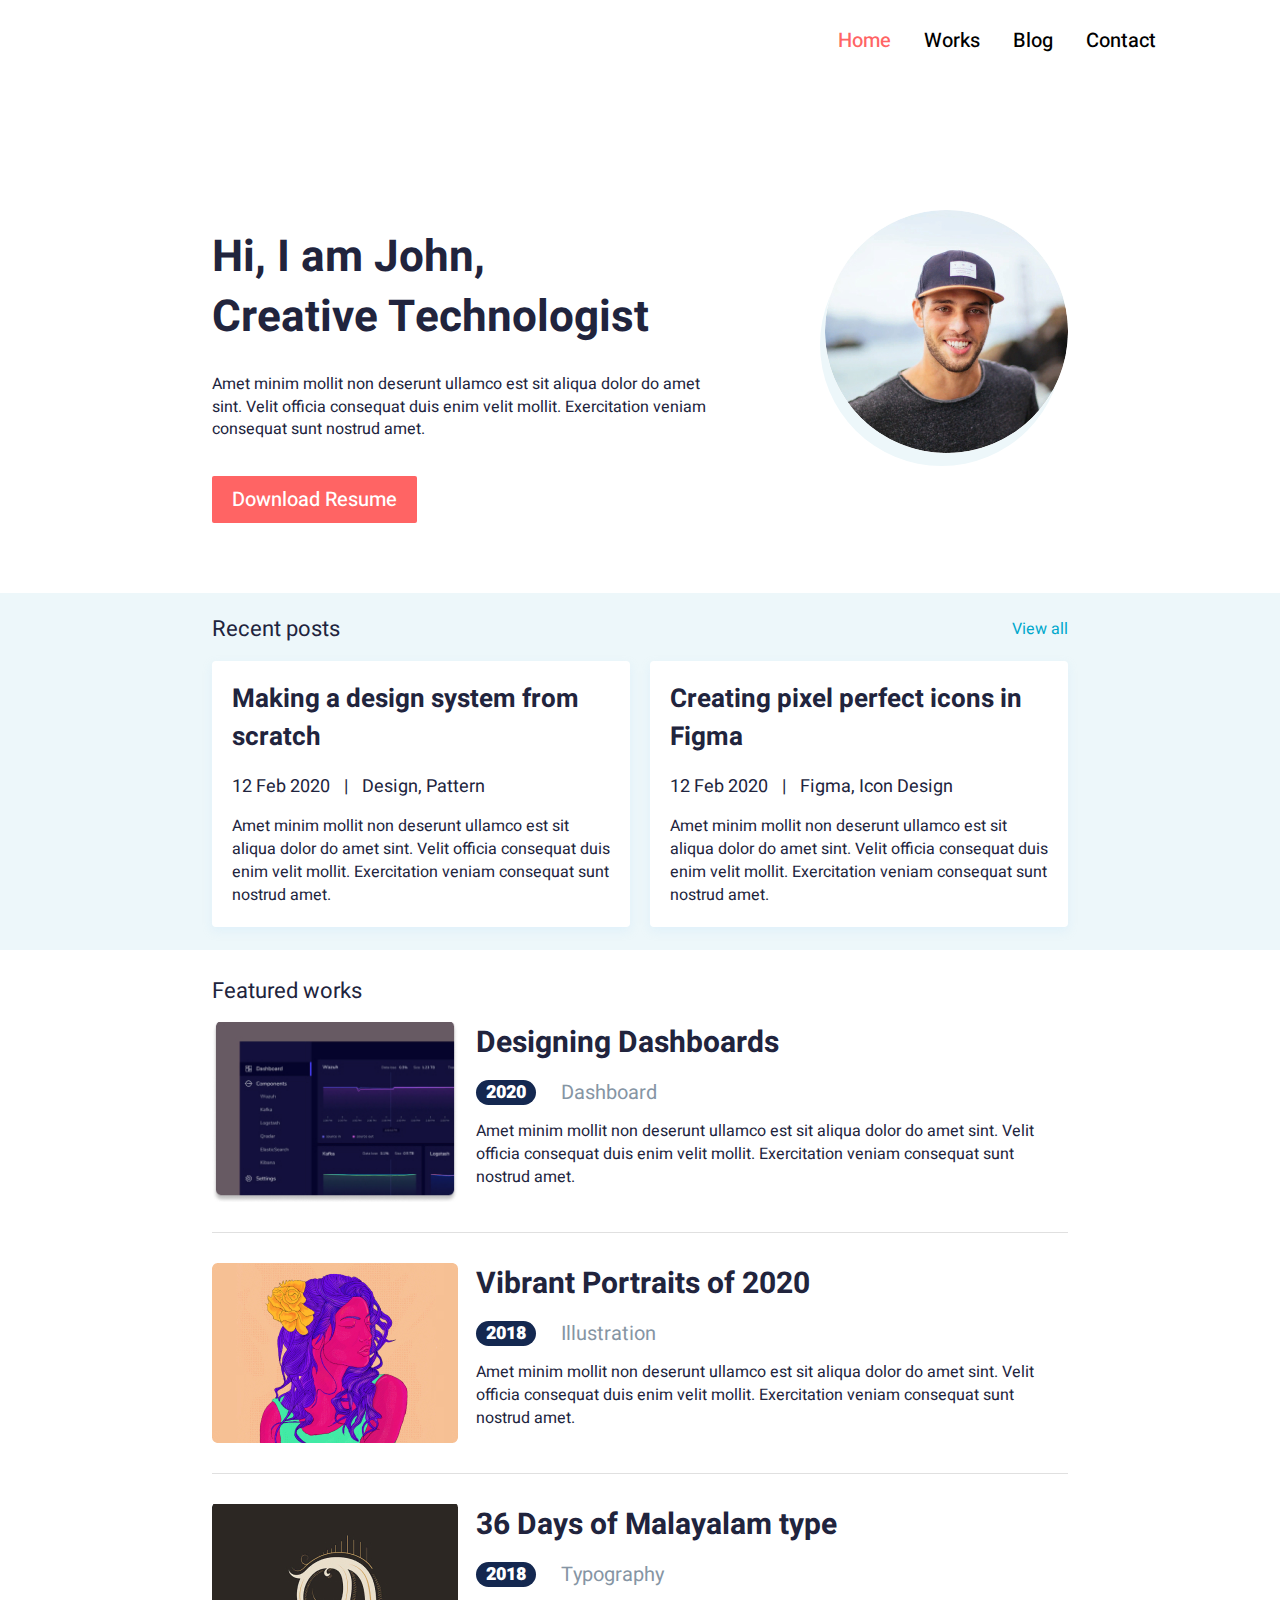
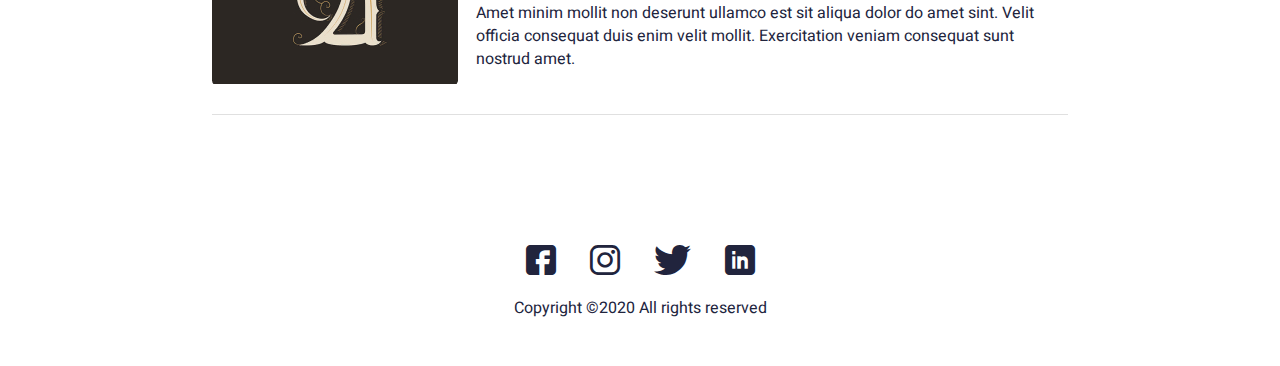
<file: index.html>
<!DOCTYPE html>
<html lang="eu">
<head>
	<title>John</title>
	<meta charset="UTF-8">
	<link rel="shortcut icon" href="favicon.ico">
	<meta name="format-detection" content="telephone=no">
	<link rel="stylesheet" href="css/style.min.css">
	<!-- <meta name="robots" content="noindex, nofollow"> -->
	<!-- <meta name="viewport" content="width=device-width, initial-scale=1.0, maximum-scale=1.0, user-scalable=0"> -->
	<meta name="viewport" content="width=device-width, initial-scale=1.0">
</head>

<body>
	<div class="wrapper">
		<header class="header">
	<div class="header__container">
		<div class="header__menu menu">
			<button type="button" class="menu__icon icon-menu">
				<span></span>
				<span></span>
				<span></span>
			</button>
			<nav class="menu__body">
				<ul class="menu__list">
					<li><a href="index.html" class="menu__link _active">Home</a>
					</li>
					<li><a href="works.html" class="menu__link ">Works</a></li>
					<li><a href="blog.html" class="menu__link ">Blog</a>
					</li>
					<li><a href="" class="menu__link">Contact</a></li>
				</ul>
			</nav>
		</div>
	</div>
</header>
		<main class="page">
			<div id="swup" class="transition-fade">
				<section class="hello">
					<div class="hello__container _container">
						<div class="hello__content">
							<h1 class="hello__title title">Hi, I am John,<br>
								Creative Technologist</h1>
							<div class="hello__text text">Amet minim mollit non deserunt ullamco est sit aliqua dolor do
								amet sint. Velit officia consequat duis enim velit mollit. Exercitation veniam consequat
								sunt nostrud amet.</div>
							<a href="" class="hello__btn btn">Download Resume</a>
						</div>
						<img class="hello__avatar" src="img/icons/John.jpg" alt="">
					</div>
				</section>
				<section class="recent-posts">
					<div class="recent-posts__container _container">
						<div class="recent-posts__header">
							<div class="recent-posts__title title-posts">Recent posts</div>
							<a href="" class="recent-posts__view-all">View all</a>
						</div>
						<div class="recent-posts__items">
							<div class="recent-posts__column">
								<article class="recent-posts__item recent-post">
									<a href="" class="recent-post__title">Making a design system from scratch</a>
									<div class="recent-post__info">12 Feb 2020 <span>|</span> Design, Pattern</div>
									<div class="recent-post__text text">Amet minim mollit non deserunt ullamco est sit
										aliqua dolor do amet sint. Velit officia consequat duis enim velit mollit.
										Exercitation veniam consequat sunt nostrud amet.</div>
								</article>
							</div>
							<div class="recent-posts__column">
								<article class="recent-posts__item recent-post">
									<a href="" class="recent-post__title">Creating pixel perfect icons in Figma</a>
									<div class="recent-post__info">12 Feb 2020 <span>|</span> Figma, Icon Design</div>
									<div class="recent-post__text text">Amet minim mollit non deserunt ullamco est sit
										aliqua dolor do amet sint. Velit officia consequat duis enim velit mollit.
										Exercitation veniam consequat sunt nostrud amet.</div>
								</article>
							</div>

						</div>
					</div>
				</section>
				<section class="featured-works">
					<div class="featured-works__container _container">
						<div class="featured-works__title title-posts">Featured works</div>
						<div class="featured-works__items works">
							<article class="works__item">
								<a href="" class="works__image _ibg">
									<img src="img/works/1.jpg" alt="">
								</a>
								<div class="works__body">
									<a href="" class="works__title">Designing Dashboards</a>
									<div class="works__info">
										<div class="works__year">2020</div>
										<div class="works__category">Dashboard</div>
									</div>
									<div class="works__text text">Amet minim mollit non deserunt ullamco est sit aliqua
										dolor do amet sint. Velit officia consequat duis enim velit mollit. Exercitation
										veniam consequat sunt nostrud amet.</div>
								</div>
							</article>
							<article class="works__item">
								<a href="" class="works__image _ibg">
									<img src="img/works/2.jpg" alt="">
								</a>
								<div class="works__body">
									<a href="" class="works__title">Vibrant Portraits of 2020</a>
									<div class="works__info">
										<div class="works__year">2018</div>
										<div class="works__category">Illustration</div>
									</div>
									<div class="works__text text">Amet minim mollit non deserunt ullamco est sit aliqua
										dolor do amet sint. Velit officia consequat duis enim velit mollit. Exercitation
										veniam consequat sunt nostrud amet.</div>
								</div>
							</article>
							<article class="works__item">
								<a href="" class="works__image _ibg">
									<img src="img/works/3.jpg" alt="">
								</a>
								<div class="works__body">
									<a href="" class="works__title">36 Days of Malayalam type</a>
									<div class="works__info">
										<div class="works__year">2018</div>
										<div class="works__category">Typography</div>
									</div>
									<div class="works__text text">Amet minim mollit non deserunt ullamco est sit aliqua
										dolor do amet sint. Velit officia consequat duis enim velit mollit. Exercitation
										veniam consequat sunt nostrud amet.</div>
								</div>
							</article>
						</div>
					</div>
				</section>
			</div>
		</main>
		<footer class="footer">
	<div class="footer__container _container">
		<div class="footer__social social">
			<div class="social__item _icon-fb "></div>
			<div class="social__item _icon-insta"></div>
			<div class="social__item _icon-twitter"></div>
			<div class="social__item _icon-linkedin"></div>
		</div>
		<div class="footer__copy">Copyright ©2020 All rights reserved </div>
	</div>
</footer>
	</div>
	<!-- Swiper -->
<!-- <script src="https://unpkg.com/swiper/swiper-bundle.min.js"></script> -->
<script src="js/vendors.min.js"></script>
<script src="js/app.min.js"></script>


</body>

</html>
</file>
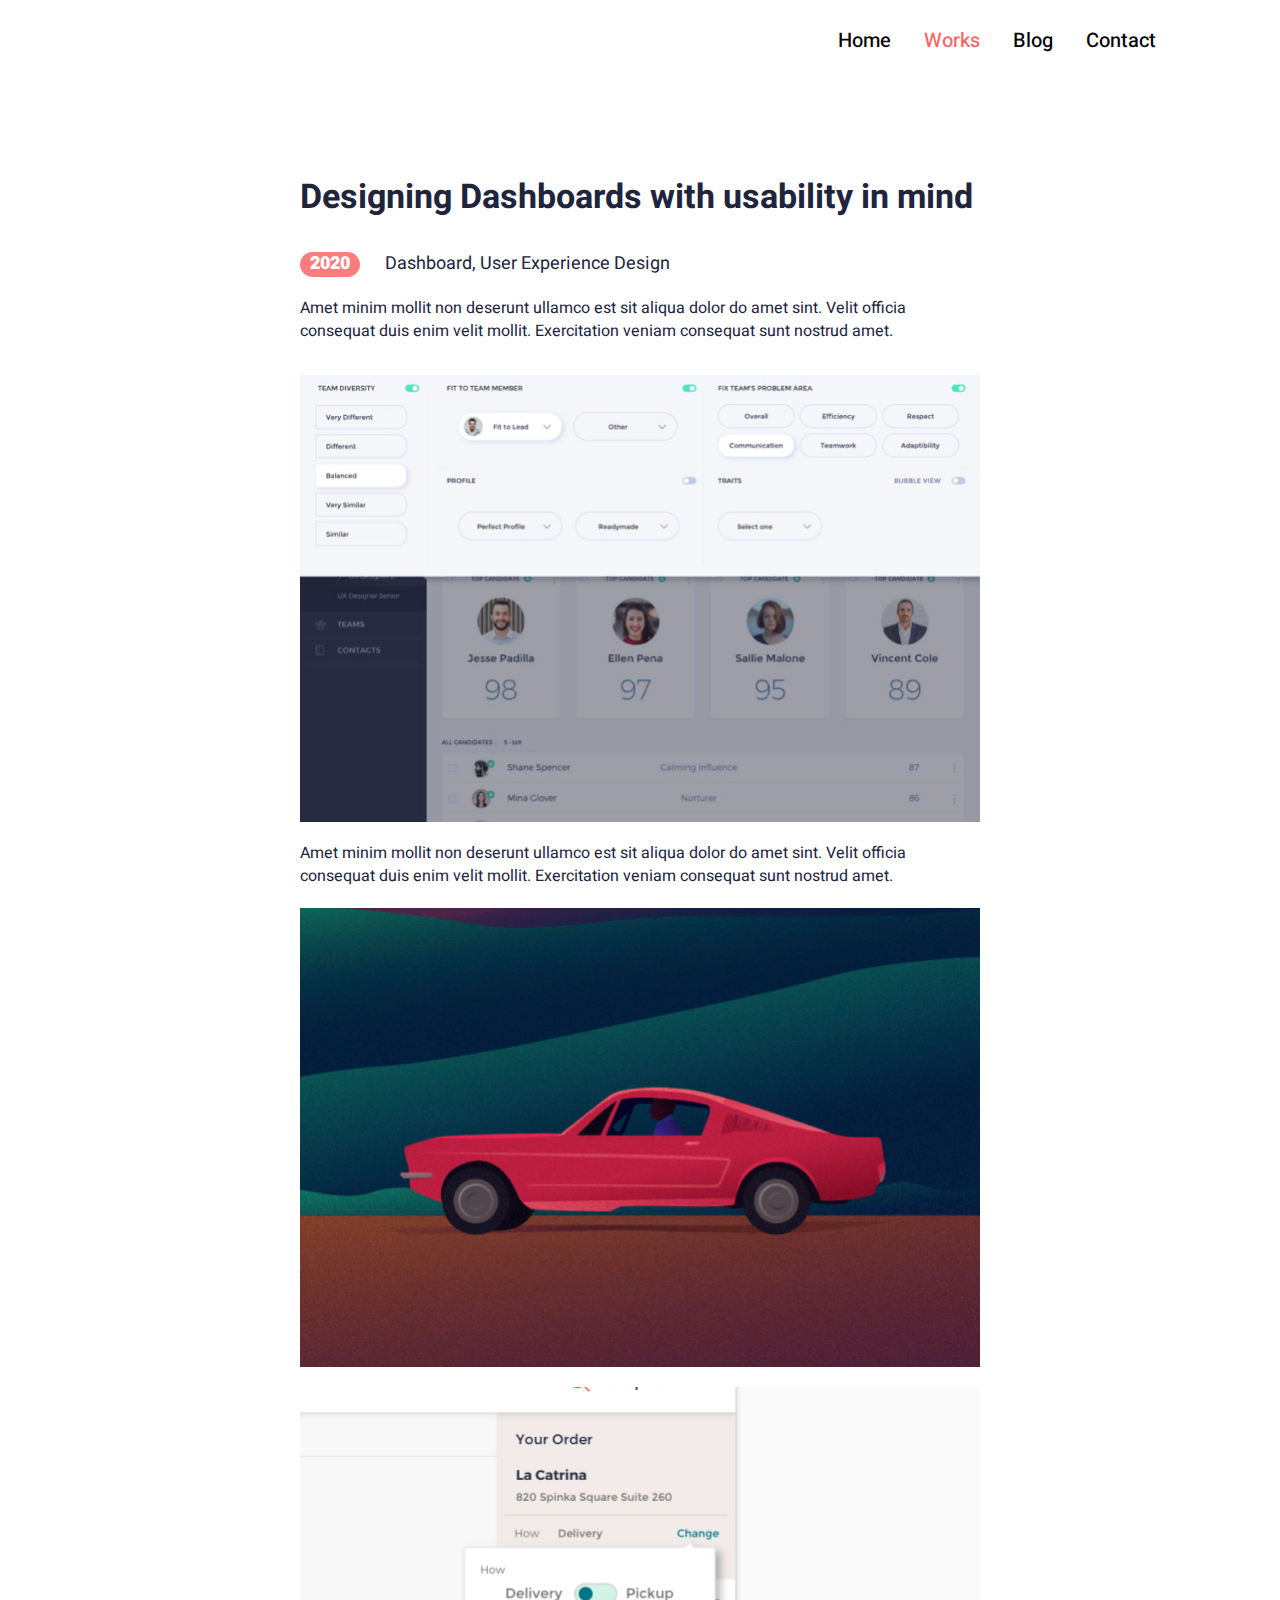
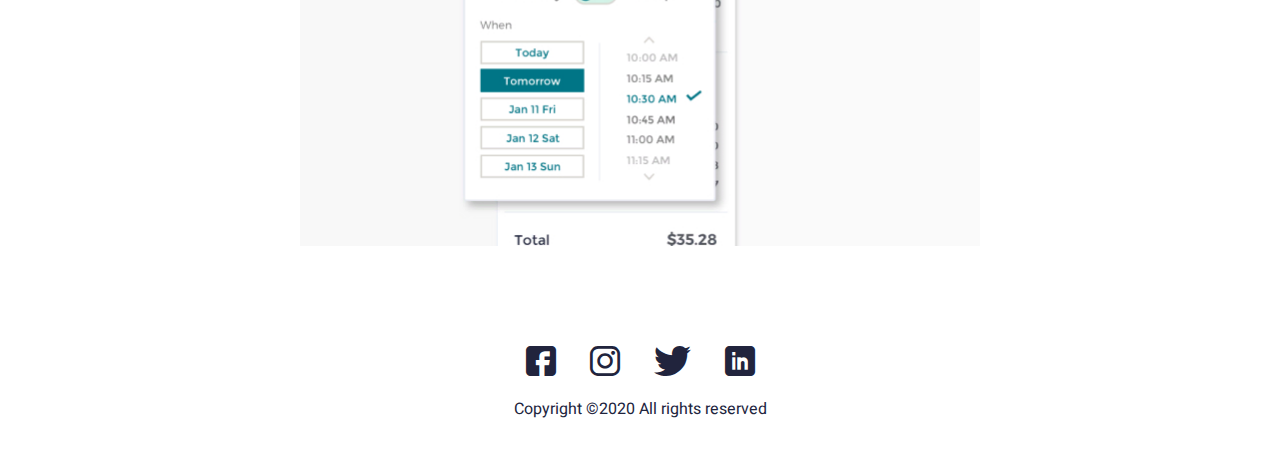
<file: article.html>
<!DOCTYPE html>
<html lang="eu">
<head>
	<title>Article</title>
	<meta charset="UTF-8">
	<link rel="shortcut icon" href="favicon.ico">
	<meta name="format-detection" content="telephone=no">
	<link rel="stylesheet" href="css/style.min.css">
	<!-- <meta name="robots" content="noindex, nofollow"> -->
	<!-- <meta name="viewport" content="width=device-width, initial-scale=1.0, maximum-scale=1.0, user-scalable=0"> -->
	<meta name="viewport" content="width=device-width, initial-scale=1.0">
</head>

<body>
    <div class="wrapper">
        <header class="header">
	<div class="header__container">
		<div class="header__menu menu">
			<button type="button" class="menu__icon icon-menu">
				<span></span>
				<span></span>
				<span></span>
			</button>
			<nav class="menu__body">
				<ul class="menu__list">
					<li><a href="index.html" class="menu__link ">Home</a>
					</li>
					<li><a href="works.html" class="menu__link _active">Works</a></li>
					<li><a href="blog.html" class="menu__link ">Blog</a>
					</li>
					<li><a href="" class="menu__link">Contact</a></li>
				</ul>
			</nav>
		</div>
	</div>
</header>
        <main class="page">
            <div id="swup" class="transition-fade">
                <div class="article">
                    <h1 class="article__title">Designing Dashboards with usability in mind</h1>
                    <div class="article__info">
                        <div class="article__year">2020</div>
                        <div class="article__category">Dashboard, User Experience Design</div>
                    </div>
                    <div class="article__text">
                        <p>
                            Amet minim mollit non deserunt ullamco est sit aliqua dolor do amet
                            sint. Velit officia consequat duis enim velit mollit. Exercitation veniam consequat sunt
                            nostrud
                            amet.
                        </p>
                        <img src="img/articals/1.jpg" alt="">
                        <p>
                            Amet minim mollit non deserunt ullamco est sit aliqua dolor do amet
                            sint. Velit officia consequat duis enim velit mollit. Exercitation veniam consequat sunt
                            nostrud
                            amet.
                        </p>
                        <img src="img/articals/2.jpg" alt="">
                        <img src="img/articals/3.jpg" alt="">
                    </div>
                </div>
            </div>
        </main>
        <footer class="footer">
	<div class="footer__container _container">
		<div class="footer__social social">
			<div class="social__item _icon-fb "></div>
			<div class="social__item _icon-insta"></div>
			<div class="social__item _icon-twitter"></div>
			<div class="social__item _icon-linkedin"></div>
		</div>
		<div class="footer__copy">Copyright ©2020 All rights reserved </div>
	</div>
</footer>
    </div>
    <!-- Swiper -->
<!-- <script src="https://unpkg.com/swiper/swiper-bundle.min.js"></script> -->
<script src="js/vendors.min.js"></script>
<script src="js/app.min.js"></script>
</body>

</html>
</file>
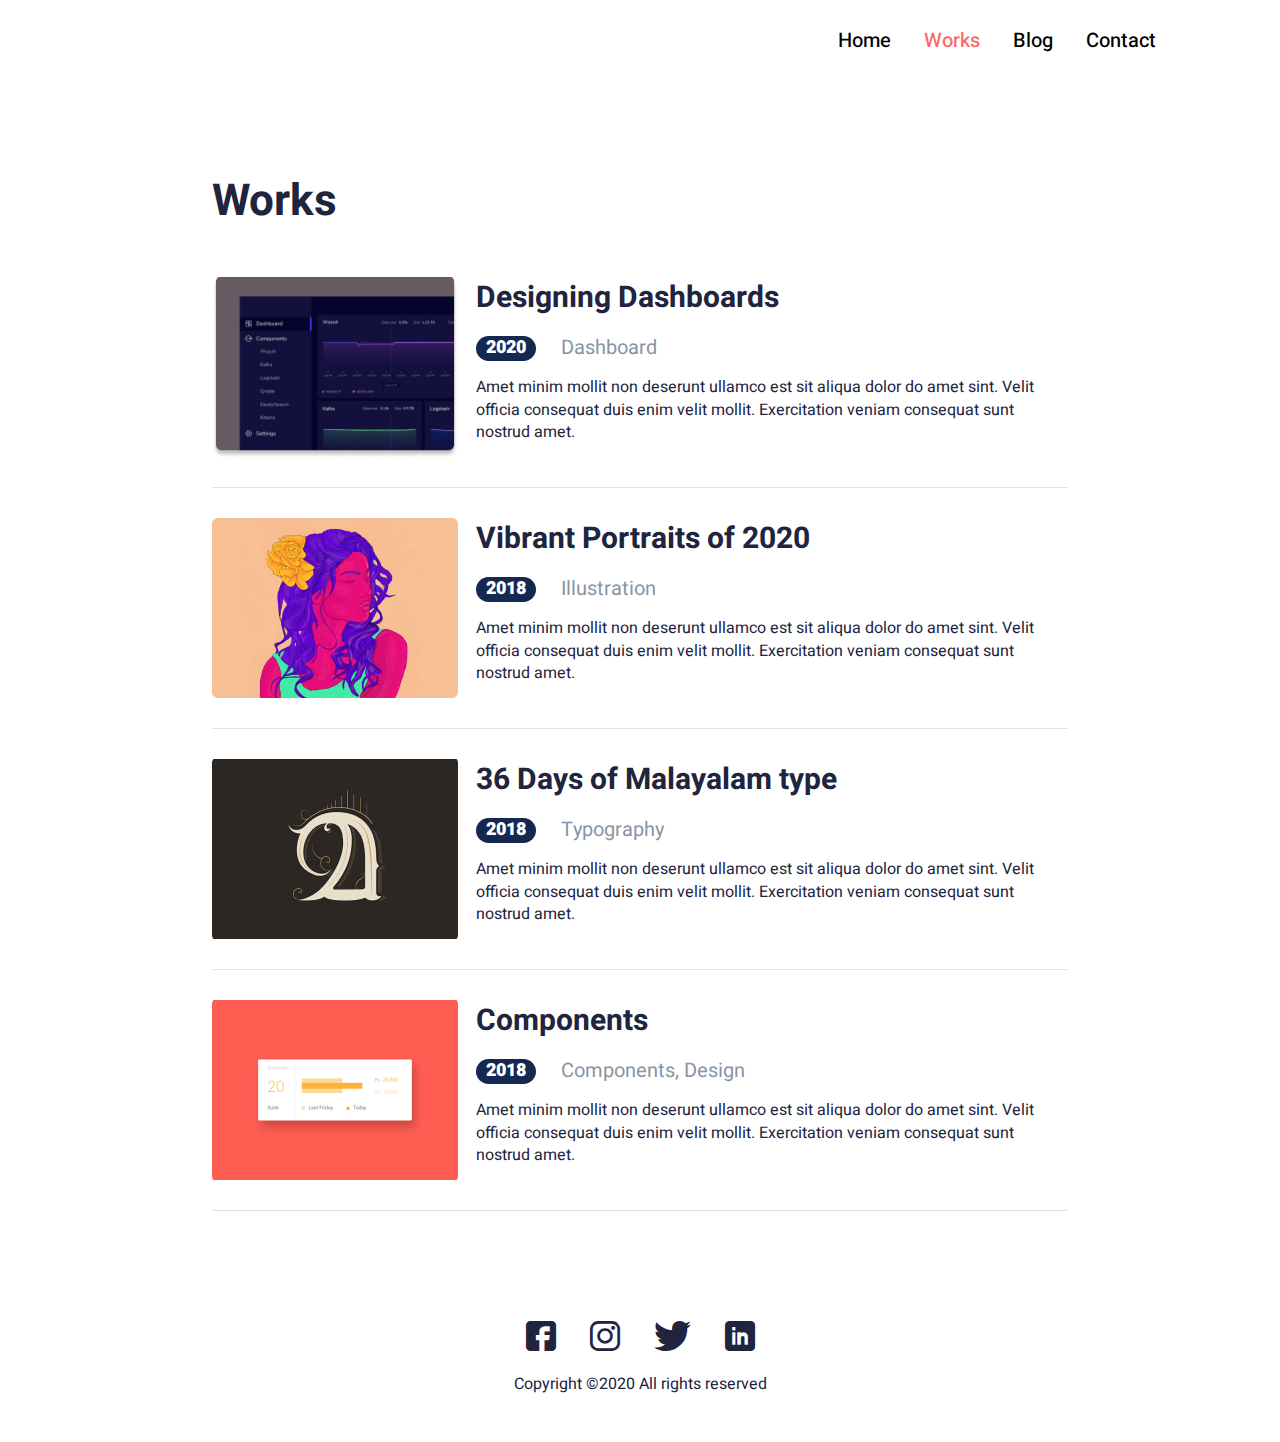
<file: works.html>
<!DOCTYPE html>
<html lang="eu">
<head>
	<title>Works</title>
	<meta charset="UTF-8">
	<link rel="shortcut icon" href="favicon.ico">
	<meta name="format-detection" content="telephone=no">
	<link rel="stylesheet" href="css/style.min.css">
	<!-- <meta name="robots" content="noindex, nofollow"> -->
	<!-- <meta name="viewport" content="width=device-width, initial-scale=1.0, maximum-scale=1.0, user-scalable=0"> -->
	<meta name="viewport" content="width=device-width, initial-scale=1.0">
</head>

<body>
    <div class="wrapper">
        <header class="header">
	<div class="header__container">
		<div class="header__menu menu">
			<button type="button" class="menu__icon icon-menu">
				<span></span>
				<span></span>
				<span></span>
			</button>
			<nav class="menu__body">
				<ul class="menu__list">
					<li><a href="index.html" class="menu__link ">Home</a>
					</li>
					<li><a href="works.html" class="menu__link _active">Works</a></li>
					<li><a href="blog.html" class="menu__link ">Blog</a>
					</li>
					<li><a href="" class="menu__link">Contact</a></li>
				</ul>
			</nav>
		</div>
	</div>
</header>
        <main class="page">
            <div id="swup" class="transition-fade">
                <div class="works page__container _container">
                    <h1 class="works__main-title title">Works</h1>
                    <div class="works__items">
                        <article class="works__item">
                            <a href="" class="works__image _ibg">
                                <img src="img/works/1.jpg" alt="">
                            </a>
                            <div class="works__body">
                                <a href="article.html" class="works__title">Designing Dashboards</a>
                                <div class="works__info">
                                    <div class="works__year">2020</div>
                                    <div class="works__category">Dashboard</div>
                                </div>
                                <div class="works__text text">Amet minim mollit non deserunt ullamco est sit aliqua
                                    dolor do amet sint. Velit officia consequat duis enim velit mollit. Exercitation
                                    veniam consequat sunt nostrud amet.</div>
                            </div>
                        </article>
                        <article class="works__item">
                            <a href="" class="works__image _ibg">
                                <img src="img/works/2.jpg" alt="">
                            </a>
                            <div class="works__body">
                                <a href="/article.html" class="works__title">Vibrant Portraits of 2020</a>
                                <div class="works__info">
                                    <div class="works__year">2018</div>
                                    <div class="works__category">Illustration</div>
                                </div>
                                <div class="works__text text">Amet minim mollit non deserunt ullamco est sit aliqua
                                    dolor do amet sint. Velit officia consequat duis enim velit mollit. Exercitation
                                    veniam consequat sunt nostrud amet.</div>
                            </div>
                        </article>
                        <article class="works__item">
                            <a href="" class="works__image _ibg">
                                <img src="img/works/3.jpg" alt="">
                            </a>
                            <div class="works__body">
                                <a href="/article.html" class="works__title">36 Days of Malayalam type</a>
                                <div class="works__info">
                                    <div class="works__year">2018</div>
                                    <div class="works__category">Typography</div>
                                </div>
                                <div class="works__text text">Amet minim mollit non deserunt ullamco est sit aliqua
                                    dolor do amet sint. Velit officia consequat duis enim velit mollit. Exercitation
                                    veniam consequat sunt nostrud amet.</div>
                            </div>
                        </article>
                        <article class="works__item">
                            <a href="" class="works__image _ibg">
                                <img src="img/works/4.jpg" alt="">
                            </a>
                            <div class="works__body">
                                <a href="/article.html" class="works__title">Components</a>
                                <div class="works__info">
                                    <div class="works__year">2018</div>
                                    <div class="works__category">Components, Design</div>
                                </div>
                                <div class="works__text text">Amet minim mollit non deserunt ullamco est sit aliqua
                                    dolor do amet sint. Velit officia consequat duis enim velit mollit. Exercitation
                                    veniam consequat sunt nostrud amet.</div>
                            </div>
                        </article>
                    </div>
                </div>
            </div>
        </main>
        <footer class="footer">
	<div class="footer__container _container">
		<div class="footer__social social">
			<div class="social__item _icon-fb "></div>
			<div class="social__item _icon-insta"></div>
			<div class="social__item _icon-twitter"></div>
			<div class="social__item _icon-linkedin"></div>
		</div>
		<div class="footer__copy">Copyright ©2020 All rights reserved </div>
	</div>
</footer>
    </div>
    <!-- Swiper -->
<!-- <script src="https://unpkg.com/swiper/swiper-bundle.min.js"></script> -->
<script src="js/vendors.min.js"></script>
<script src="js/app.min.js"></script>
</body>

</html>
</file>
<file: css/style.min.css>
@charset "UTF-8";
@import url("https://fonts.googleapis.com/css?family=Heebo:regular,500,700,900&display=swap");
@font-face {
  font-family: "Gilroy-Bold";
  font-display: swap;
  src: url("../fonts/Gilroy-Bold.woff2") format("woff2"), url("../fonts/Gilroy-Bold.woff") format("woff");
  font-weight: 400;
  font-style: normal;
}
@font-face {
  font-family: "Gilroy-Medium";
  font-display: swap;
  src: url("../fonts/Gilroy-Medium.woff2") format("woff2"), url("../fonts/Gilroy-Medium.woff") format("woff");
  font-weight: 400;
  font-style: normal;
}
@font-face {
  font-family: "Gilroy-SemiBold";
  font-display: swap;
  src: url("../fonts/Gilroy-SemiBold.woff2") format("woff2"), url("../fonts/Gilroy-SemiBold.woff") format("woff");
  font-weight: 400;
  font-style: normal;
}
@font-face {
  font-family: "Gilroy-Regular";
  font-display: swap;
  src: url("../fonts/Gilroy-Regular.woff2") format("woff2"), url("../fonts/Gilroy-Regular.woff") format("woff");
  font-weight: 400;
  font-style: normal;
}
@font-face {
  font-family: "icons";
  font-display: swap;
  src: url("../fonts/icons.woff") format("woff"), url("../fonts/icons.woff2#icons") format("woff2");
  font-weight: normal;
  font-style: normal;
  font-display: block;
}
[class^=_icon-]:before,
[class*=" _icon-"]:before {
  font-family: "icons";
  font-style: normal;
  font-weight: normal;
  font-variant: normal;
  text-transform: none;
  line-height: 1;
  -webkit-font-smoothing: antialiased;
  -moz-osx-font-smoothing: grayscale;
}

[class^=_icon-]:before,
[class*=" _icon-"]:before {
  display: block;
}

._icon-fb:before {
  content: "\e900";
}

._icon-twitter:before {
  content: "\e901";
}

._icon-insta:before {
  content: "\e902";
}

._icon-linkedin:before {
  content: "\e903";
}

* {
  padding: 0px;
  margin: 0px;
  border: 0px;
}

*,
*:before,
*:after {
  -moz-box-sizing: border-box;
  -webkit-box-sizing: border-box;
  box-sizing: border-box;
}

aside,
nav,
footer,
header,
section {
  display: block;
}

html {
  font-size: 16px;
}

html,
body {
  height: 100%;
  min-width: 320px;
}

body {
  line-height: 1;
  font-family: "Heebo";
  -ms-text-size-adjust: 100%;
  -moz-text-size-adjust: 100%;
  -webkit-text-size-adjust: 100%;
}

input,
button,
textarea {
  font-family: "Heebo";
  font-size: inherit;
}

input::-ms-clear {
  display: none;
}

button {
  cursor: pointer;
  background-color: inherit;
}

button::-moz-focus-inner {
  padding: 0;
  border: 0;
}

a,
a:visited {
  text-decoration: none;
}

a:hover {
  text-decoration: none;
}

ul li {
  list-style: none;
}

img {
  vertical-align: top;
}

h1,
h2,
h3,
h4,
h5,
h6 {
  font-weight: inherit;
  font-size: inherit;
}

/*
&::-webkit-scrollbar {
	display: none;
}
*/
body {
  color: #21243d;
}
body._lock {
  overflow: hidden;
}

.wrapper {
  width: 100%;
  min-height: 100%;
  overflow: hidden;
  display: flex;
  flex-direction: column;
}
._container {
  max-width: 856px;
  margin: 0 auto;
}
@media (max-width: 868px) {
  ._container {
    max-width: 750px;
  }
}
@media (max-width: 991.98px) {
  ._container {
    max-width: none;
    padding: 0 10px;
  }
}

.btn {
  border-radius: 2px;
  background-color: #ff6464;
  height: 47px;
  color: #fff;
  font-weight: 500;
  line-height: 145%;
  justify-content: center;
  align-items: center;
  font-size: 20px;
  text-align: center;
  display: inline-flex;
  padding: 0px 20px;
  transition: background-color 0.3s ease 0s;
}
@media (min-width: 992px) {
  .btn:hover {
    background-color: #bb4949;
  }
}
.btn._fw {
  width: 100%;
}

.select {
  position: relative;
}
.select__item {
  position: relative;
}
.select__title {
  color: #000;
  border: 1px solid #d9d9d9;
  background-color: #fff;
  cursor: pointer;
  border-radius: 4px;
}
@media (max-width: 991.98px) {
  .select__title {
    font-size: 18px;
  }
}
.select__value {
  display: flex;
  font-size: 14px;
  height: 30px;
  padding: 0px 15px;
  align-items: center;
  justify-content: space-between;
  flex-direction: row-reverse;
}
.select__value span {
  height: 1em;
  overflow: hidden;
  display: -webkit-box;
  -webkit-line-clamp: 1;
  -webkit-box-orient: vertical;
}
.select__value:before {
  content: "";
  display: inline-block;
  transition: all 0.3s ease 0s;
  width: 11px;
  height: 7px;
  background: url("../img/icons/select.svg") center/100% no-repeat;
}
.select__input {
  width: 100%;
  background-color: transparent;
  height: 100%;
}
.select__options {
  color: #000;
  position: absolute;
  top: 29px;
  border-radius: 0 0 4px 4px;
  min-width: 100%;
  left: 0;
  background-color: #fff;
  border-top: 0;
  border: 1px solid #d9d9d9;
  border-top: 0;
  font-size: 14px;
  padding: 10px 0px 5px 0px;
}
@media (max-width: 991.98px) {
  .select__options {
    font-size: 18px;
  }
}
.select__option {
  cursor: pointer;
  padding: 5px 15px;
  margin: 0px 0px 0px 0px;
}
@media (min-width: 992px) {
  .select__option:hover {
    background: #d9d9d9;
  }
}
.select._active {
  z-index: 5;
}
.select._active .select__value:before {
  transform: rotate(-180deg);
}
.select._active .select__options {
  display: block;
}

input[type=text],
input[type=email],
input[type=tel],
textarea {
  -webkit-appearance: none;
  -moz-appearance: none;
  appearance: none;
}
input[type=text]:focus,
input[type=email]:focus,
input[type=tel]:focus,
textarea:focus {
  outline: none;
}

.input {
  border-radius: 0 !important;
  width: 100%;
  display: block;
  padding: 0px 20px;
}
textarea.input {
  resize: none;
  padding: 0px 0px;
}

.checkbox {
  position: relative;
}
.checkbox__input {
  position: absolute;
  width: 0;
  height: 0;
  opacity: 0;
  visibility: hidden;
}
.checkbox__input:checked + .checkbox__text:before {
  background: #fff url("../img/icons/check.svg") center no-repeat;
}
.checkbox__text {
  display: inline-flex;
  align-items: center;
  position: relative;
  font-size: 16px;
  color: #ffffff;
  letter-spacing: -0.3px;
  line-height: 1.25;
  cursor: pointer;
}
.checkbox__text:before {
  content: "";
  align-self: flex-start;
  margin: 0px 14px 0px 0px;
  flex: 0 0 20px;
  left: 0;
  top: 0;
  width: 20px;
  height: 18px;
  background: #fff;
  border: 1px solid #a7a9ac;
}
.checkbox a {
  color: #fff;
  text-decoration: underline;
}
@media (min-width: 992px) {
  .checkbox a:hover {
    text-decoration: none;
  }
}
.checkbox._error .checkbox__text:before {
  border: 1px solid #ee1212;
}

.options {
  display: flex;
  flex-direction: column;
  align-items: flex-start;
}
.options__item {
  position: relative;
  cursor: pointer;
}
.options__input {
  position: absolute;
  width: 0;
  height: 0;
  opacity: 0;
  left: 0;
  top: 0;
  visibility: hidden;
}
.options__input:checked + .options__text:after {
  transform: scale(1);
}
.options__text {
  display: inline-flex;
  align-items: center;
  position: relative;
  font-size: 16px;
  color: #ffffff;
  letter-spacing: -0.3px;
  line-height: 1.25;
}
.options__text:before {
  content: "";
  align-self: flex-start;
  margin: 0px 14px 0px 0px;
  flex: 0 0 20px;
  left: 0;
  top: 0;
  border-radius: 50%;
  width: 20px;
  height: 18px;
  background: #fff;
  border: 1px solid #a7a9ac;
}
.options__text:after {
  content: "";
  transition: all 0.3s ease 0s;
  transform: scale(0);
  width: 10px;
  height: 10px;
  border-radius: 50%;
  background-color: #77243a;
  position: absolute;
  left: 5px;
  top: 4px;
}

.rating {
  display: flex;
  align-items: flex-end;
  font-size: 40px;
  line-height: 0.75;
  transition: opacity 0.3s ease 0s;
}

.rating.rating_sending {
  opacity: 0.2;
}

.rating.rating_set .rating__active,
.rating.rating_set .rating__item {
  cursor: pointer;
}

.rating__body {
  position: relative;
}

.rating__body::before {
  content: "★★★★★";
  display: block;
}

.rating__active {
  position: absolute;
  width: 0%;
  height: 100%;
  top: 0;
  left: 0;
  overflow: hidden;
}

.rating__active::before {
  content: "★★★★★";
  position: absolute;
  width: 100%;
  height: 100%;
  top: 0;
  left: 0;
  color: #ffd300;
}

.rating__items {
  display: flex;
  position: absolute;
  width: 100%;
  height: 100%;
  top: 0;
  left: 0;
}

.rating__item {
  flex: 0 0 20%;
  height: 100%;
  opacity: 0;
}

.rating__value {
  font-size: 50%;
  line-height: 1;
  padding: 0px 0px 0px 10px;
}

.quantity {
  width: 88px;
  height: 40px;
  display: flex;
  border: 1px solid rgba(166, 166, 166, 0.45);
}
.quantity__button {
  flex: 0 0 30px;
  position: relative;
  cursor: pointer;
}
.quantity__button::before, .quantity__button::after {
  content: "";
  position: absolute;
  top: 50%;
  left: 50%;
  transition: all 0.3s ease 0s;
  margin: 0px 0px 0px -4.5px;
  background-color: #a6a6a6;
  width: 9px;
  height: 1px;
}
@media (min-width: 991.98px) {
  .quantity__button:hover::before, .quantity__button:hover::after {
    background-color: rgba(0, 0, 0, 0.5);
  }
}
.quantity__button_plus::before {
  transform: rotate(-90deg);
}
.quantity__input {
  flex: 1 1 auto;
}
.quantity__input input {
  height: 100%;
  color: #a6a6a6;
  font-size: 12px;
  width: 100%;
  text-align: center;
}

.title {
  font-size: 44px;
  font-weight: 700;
  color: #21243d;
  line-height: 136.3636363636%;
}
@media (max-width: 767.98px) {
  .title {
    font-size: 32px;
  }
}

.text, .article__text p {
  font-size: 16px;
  line-height: 143.75%;
  color: #21243d;
}

.title-posts {
  font-size: 22px;
}
@media (max-width: 767.98px) {
  .title-posts {
    text-align: center;
    font-size: 18px;
  }
}

.row:after {
  display: block;
  content: "";
  clear: both;
}

.rub:after {
  content: "₽";
}

ol.counter {
  list-style-type: none;
  counter-reset: item;
}
ol.counter li {
  position: relative;
  padding: 0px 0px 0px 45px;
}
ol.counter li:before {
  counter-increment: item;
  content: counter(item);
  position: absolute;
  left: 0;
  top: 0;
  color: #818181;
  font-size: 14px;
  font-weight: 700;
  text-align: center;
  line-height: 26px;
  border-radius: 50%;
  width: 28px;
  height: 28px;
  border: 1px solid #4274bb;
}

.ellipsis {
  display: block;
  overflow: hidden;
  width: 100%;
  white-space: nowrap;
  text-overflow: ellipsis;
}

.es {
  overflow: hidden;
  white-space: nowrap;
  text-overflow: ellipsis;
}

.table {
  display: table;
  font-size: 0;
  width: 100%;
}

.trow {
  display: table-row;
}

.cell {
  display: table-cell;
}
.cell.full {
  width: 100%;
}

._ibg {
  position: relative;
}
._ibg img {
  position: absolute;
  width: 100%;
  height: 100%;
  top: 0;
  left: 0;
  object-fit: cover;
}

body.ie ._ibg {
  background-position: center;
  background-size: cover;
  background-repeat: no-repeat;
}
body.ie ._ibg img {
  width: 0;
  height: 0;
  opacity: 0;
  visibility: hidden;
}

._video {
  position: relative;
  overflow: hidden;
  height: 0;
  padding-bottom: 56.25%;
}
._video video,
._video iframe,
._video object,
._video embed {
  position: absolute;
  top: 0;
  left: 0;
  width: 100%;
  height: 100%;
}

.videobg video,
.videobg iframe,
.videobg object,
.videobg embed {
  position: fixed;
  top: 50%;
  left: 50%;
  min-width: 100%;
  min-height: 100%;
  width: auto;
  height: auto;
  z-index: -100;
  transform: translateX(-50%) translateY(-50%);
  background-size: cover;
}

._more-content {
  transition: all 0.3s ease 0s;
  overflow: hidden;
}

._more-link {
  cursor: pointer;
}
._more-link span {
  font-style: normal;
}
._more-link span:first-child {
  display: block;
}
._more-link span:last-child {
  display: none;
}
._more-link._active span {
  font-style: normal;
}
._more-link._active span:first-child {
  display: none;
}
._more-link._active span:last-child {
  display: block;
}

#map {
  background: url("../img/icons/loading.gif") center/50px no-repeat;
}

._swiper {
  overflow: hidden;
}
._swiper .swiper-wrapper {
  width: 100%;
  height: 100%;
  box-sizing: content-box;
  display: flex;
  position: relative;
}
._swiper.swiper-container-vertical .swiper-wrapper {
  flex-direction: column;
}
._swiper.swiper-container-autoheight .swiper-wrapper {
  align-items: flex-start;
}

.swiper-container-initialized .swiper-slide {
  flex-shrink: 0;
}

.swiper-container-android .swiper-slide,
.swiper-container-android .swiper-wrapper {
  transform: translate3d(0px, 0, 0);
}

.swiper-button-lock {
  display: none !important;
}

._tabs-block {
  display: none;
}
._tabs-block._active {
  display: block;
}

.mirror {
  transform: scale(-1, 1);
}

.nicescroll-rails {
  z-index: 1000 !important;
}

._custom-scroll {
  position: fixed;
  right: 0;
  top: 0;
  width: 3px;
  height: 100%;
  z-index: 1000;
}
._custom-scroll__line {
  background-color: rgba(0, 0, 0, 0.5);
  border-radius: 3px 0 0 3px;
  position: relative;
  left: 0;
  top: 0;
  width: 100%;
}

.popup {
  -webkit-overflow-scrolling: touch;
  z-index: 100;
  padding: 30px 10px;
  position: fixed;
  top: 0px;
  left: 0;
  width: 100%;
  height: 100%;
  transition: visibility 0.8s ease 0s;
  visibility: hidden;
}
.popup::before {
  content: "";
  background-color: rgba(0, 0, 0, 0.9);
  position: fixed;
  width: 100%;
  height: 100%;
  top: 0;
  left: 0;
  opacity: 0;
  transition: opacity 0.8s ease 0s;
}
.popup.show {
  visibility: visible;
  overflow: auto;
}
.popup.show::before {
  opacity: 1;
}
.popup.show .popup__body {
  transform: scale(1);
}
.popup._active {
  overflow: auto;
  visibility: visible;
}
.popup._active::before {
  opacity: 1;
}
.popup._active .popup__body {
  transition: all 0.3s ease 0.2s;
  transform: scale(1);
}
.popup__content {
  display: flex;
  flex-direction: column;
  align-items: center;
  min-height: 100%;
  flex: 1 1 auto;
  width: 100%;
  display: flex;
  justify-content: center;
  align-items: center;
}
.popup__body {
  transform: scale(0);
  transition: all 0.3s ease 0s;
  background-color: #fff;
  padding: 50px;
  width: 100%;
  max-width: 800px;
}
.popup__close {
  width: 15px;
  height: 15px;
  position: absolute;
  top: 0px;
  right: 0px;
  cursor: pointer;
  z-index: 30;
  background: url("../img/icons/close.svg") 0 0 no-repeat;
}

.header {
  position: relative;
  z-index: 100;
}
.header__container {
  max-width: 1052px;
  padding: 0px 10px;
  margin: 0 auto;
}
.header__menu {
  height: 82px;
  align-items: center;
  display: flex;
  justify-content: flex-end;
  padding: 10px 0px;
}
@media (max-width: 767.98px) {
  .header__menu {
    height: 50px;
  }
}

@media (max-width: 767.98px) {
  .menu__body {
    transform: translate(0px, -100%);
    transition: all 0.8s ease 0s;
    position: fixed;
    width: 100%;
    height: 100%;
    top: 0;
    left: 0;
    overflow: auto;
    padding: 70px 10px 30px 10px;
    background-color: rgba(255, 255, 255, 0.95);
  }
  .menu__body._active {
    transform: translate(0px, 0%);
  }
}
.menu__list li {
  margin: 0px 0px 20px 0px;
}
.menu__list li:last-child {
  margin: 0px 0px 0px 0px;
}
@media (min-width: 767.98px) {
  .menu__list {
    display: flex;
  }
  .menu__list li {
    margin: 0px 33px 0px 0px;
  }
}
.menu__link {
  color: #000;
  font-weight: 500;
  font-size: 20px;
  transition: color 0.3s ease 0s;
}
.menu__link._active {
  color: #ff6464;
}
@media (min-width: 992px) {
  .menu__link:hover {
    color: #ff6464;
  }
}
@media (max-width: 767.98px) {
  .menu__link {
    font-size: 40px;
    display: block;
    text-align: center;
  }
}

.icon-menu {
  display: none;
}
@media (max-width: 767.98px) {
  .icon-menu {
    display: block;
    position: relative;
    width: 30px;
    height: 18px;
    cursor: pointer;
    z-index: 5;
  }
  .icon-menu span {
    transition: all 0.3s ease 0s;
    top: calc(50% - 1px);
    left: 0px;
    position: absolute;
    width: 100%;
    height: 2px;
    background-color: #000;
  }
  .icon-menu span:first-child {
    top: 0px;
  }
  .icon-menu span:last-child {
    top: auto;
    bottom: 0px;
  }
  .icon-menu._active span {
    transform: scale(0);
  }
  .icon-menu._active span:first-child {
    transform: rotate(-45deg);
    top: calc(50% - 1px);
  }
  .icon-menu._active span:last-child {
    transform: rotate(45deg);
    bottom: calc(50% - 1px);
  }
}

/*
//Burger

*/
.footer {
  text-align: center;
  padding: 50px 0px;
}
@media (max-width: 767.98px) {
  .footer {
    padding: 30px 0px;
  }
}
.footer__social {
  margin: 0px 0px 25px 0px;
}
.hello {
  padding: 38px 0px 70px 0px;
}
@media (max-width: 868px) {
  .hello {
    padding: 0px 0px 70px 0px;
  }
}
@media (max-width: 767.98px) {
  .hello {
    padding: 0px 0px 60px 0px;
  }
}
.hello__container {
  display: flex;
}
@media (max-width: 767.98px) {
  .hello__container {
    flex-direction: column-reverse;
    text-align: center;
    justify-content: center;
    align-items: center;
  }
}
.hello__content {
  align-items: flex-start;
  flex: 1 1 auto;
  padding: 18px 110px 0px 0px;
}
.hello__content *:last-child {
  margin-bottom: 0;
}
@media (max-width: 868px) {
  .hello__content {
    padding: 18px 50px 0px 0px;
  }
}
@media (max-width: 767.98px) {
  .hello__content {
    padding: 0px 0px 0px 0px;
  }
}
.hello__title {
  margin: 0px 0px 25px 0px;
}
@media (max-width: 767.98px) {
  .hello__title {
    margin: 0px 0px 20px 0px;
  }
}
.hello__text {
  margin: 0px 0px 35px 0px;
}
@media (max-width: 767.98px) {
  .hello__text {
    padding: 0px 15px;
    margin: 0px 0px 25px 0px;
  }
}
.hello__btn {
  margin: 0px 0px 25px 0px;
}
@media (max-width: 767.98px) {
  .hello__btn {
    margin: 0px 0px 20px 0px;
  }
}
.hello__avatar {
  flex: 0 0 243px;
  height: 243px;
  border-radius: 50%;
  position: relative;
  box-shadow: -5px 13px 0px 0px #edf7fa;
}
.hello__avatar img {
  max-width: 100%;
}
@media (max-width: 767.98px) {
  .hello__avatar {
    flex: 0 0 170px;
    width: 170px;
    height: 170px;
    margin: 0px 0px 40px 0px;
  }
}

.recent-posts {
  background-color: #edf7fa;
  padding: 25px 0px 13px 0px;
}
@media (max-width: 767.98px) {
  .recent-posts {
    padding: 25px 0px 23px 0px;
  }
}
.recent-posts__header {
  display: flex;
  margin: 0px 0px 20px 0px;
}
.recent-posts__title {
  flex: 1 1 auto;
  padding: 0px 22px 0px 0px;
}
.recent-posts__view-all {
  flex: 0 0 auto;
  line-height: 23px;
  font-size: 16px;
  color: #00a8cc;
}
@media (max-width: 767.98px) {
  .recent-posts__view-all {
    display: none;
  }
}
.recent-posts__items {
  margin: 0px -10px;
}
@media (min-width: 767.98px) {
  .recent-posts__items {
    display: flex;
  }
}
.recent-posts__column {
  flex: 0 1 50%;
  padding: 0px 10px;
  margin: 0px 0px 10px 0px;
}
.recent-post {
  height: 100%;
  background-color: #fff;
  border-radius: 4px;
  padding: 20px;
  box-shadow: 0px 4px 10px rgba(187, 225, 250, 0.25);
}
@media (max-width: 767.98px) {
  .recent-post {
    padding: 15px;
  }
}
.recent-post *:last-child {
  margin-bottom: 0;
}
.recent-post__title {
  color: inherit;
  font-size: 26px;
  font-weight: 700;
  line-height: 146.1538461538%;
  transition: color 0.3s ease 0s;
  display: inline-block;
  margin: 0px 0px 17px 0px;
}
@media (min-width: 992px) {
  .recent-post__title:hover {
    color: #ff6464;
  }
}
@media (max-width: 767.98px) {
  .recent-post__title {
    font-size: 22px;
    margin: 0px 0px 10px 0px;
  }
}
.recent-post__info {
  margin: 0px 0px 15px 0px;
  font-size: 18px;
  line-height: 144.4444444444%;
}
.recent-post__info span {
  margin: 0px 10px;
}
@media (max-width: 767.98px) {
  .recent-post__info {
    font-size: 16px;
    margin: 0px 0px 10px 0px;
  }
}
.recent-post__text {
  margin: 0px 0px 15px 0px;
}

.featured-works {
  padding: 30px 0px 80px 0px;
}
@media (max-width: 767.98px) {
  .featured-works {
    padding: 30px 0px 30px 0px;
  }
}
.featured-works__title {
  margin: 0px 0px 20px 0px;
}
@media (max-width: 767.98px) {
  .featured-works__items {
    display: flex;
    overflow: auto;
  }
  .featured-works__items .works__item {
    flex: 0 0 90%;
    margin: 0px 15px 0px 0px;
  }
}

.works__main-title {
  margin: 0px 0px 45px 0px;
}
@media (max-width: 767.98px) {
  .works__main-title {
    margin: 0px 0px 30px 0px;
  }
}
.works__items {
  padding: 0px 0px 60px 0px;
}
@media (max-width: 767.98px) {
  .works__items {
    padding: 0px 0px 30px 0px;
  }
}
.works__item {
  padding: 0px 0px 30px 0px;
  margin: 0px 0px 30px 0px;
  border-bottom: 1px solid #e0e0e0;
}
.works__item:last-child {
  margin-bottom: 0;
}
@media (min-width: 767.98px) {
  .works__item {
    display: flex;
    align-items: flex-start;
  }
}
@media (max-width: 767.98px) {
  .works__item {
    flex: 0 0 90%;
    margin: 0px 15px 0px 0px;
  }
}
.works__image {
  display: block;
  flex: 0 0 246px;
  border-radius: 6px;
  min-height: 180px;
}
@media (max-width: 767.98px) {
  .works__image {
    margin: 0px 0px 17px 0px;
    padding: 0px 0px 60% 0px;
  }
}
.works__body {
  flex: 1 1 auto;
}
@media (min-width: 767.98px) {
  .works__body {
    padding: 0px 0px 0px 18px;
  }
}
.works__title {
  color: inherit;
  display: inline-block;
  font-size: 30px;
  font-weight: 700;
  line-height: 146.6666666667%;
  margin: 0px 0px 15px 0px;
  transition: color 0.3s ease 0s;
}
@media (max-width: 767.98px) {
  .works__title {
    font-size: 24px;
  }
}
@media (min-width: 992px) {
  .works__title:hover {
    color: #ff6446;
  }
}
.works__info {
  display: flex;
  align-items: center;
  margin: 0px 0px 15px 0px;
}
.works__year {
  background: #142850;
  border-radius: 16px;
  height: 25px;
  padding: 0px 10px;
  display: inline-flex;
  justify-content: center;
  align-items: center;
  color: #fff;
  font-weight: 900;
  font-size: 18px;
}
.works__category {
  font-size: 20px;
  color: #8695a4;
  margin: 0px 0px 0px 25px;
}
.blog {
  padding-bottom: 50px;
}
@media (max-width: 767.98px) {
  .blog {
    padding-bottom: 30px;
  }
}
.blog__title {
  margin: 0px 0px 50px 0px;
}
@media (max-width: 767.98px) {
  .blog__title {
    margin: 0px 0px 20px 0px;
  }
}
.blog__article-name {
  font-size: 30px;
  font-weight: 500;
  line-height: 146.6666666667%;
  display: inline-block;
  transition: color 0.3s ease 0s;
  margin: 0px 0px 10px 0px;
  color: inherit;
}
@media (min-width: 992px) {
  .blog__article-name:hover {
    color: #ff6464;
  }
}
@media (max-width: 767.98px) {
  .blog__article-name {
    font-size: 26px;
  }
}
.blog__item {
  border-bottom: 1px solid #e0e0e0;
  padding: 0px 0px 30px 0px;
  margin: 0px 0px 30px 0px;
}
.blog__item:last-child {
  margin: 0px 0px 0px 0px;
}
@media (max-width: 767.98px) {
  .blog__item {
    padding: 0px 0px 25px 0px;
    margin: 0px 0px 25px 0px;
  }
}
.blog__info {
  display: flex;
  font-size: 20px;
  margin: 0px 0px 10px 0px;
  font-size: 16px;
}
.blog__seperator {
  margin: 0px 15px;
}
.blog__category {
  color: #8695a4;
}
.article {
  max-width: 700px;
  padding: 0px 10px 30px;
  margin: 0 auto;
}
.article__title {
  font-size: 34px;
  font-weight: 700;
  line-height: 147.0588235294%;
  margin: 0px 0px 30px 0px;
}
@media (max-width: 767.98px) {
  .article__title {
    font-size: 30px;
  }
}
.article__info {
  display: flex;
  margin: 0px 0px 20px 0px;
}
.article__year {
  display: flex;
  justify-content: center;
  align-items: center;
  color: #fff;
  background: #ff7c7c;
  border-radius: 16px;
  height: 25px;
  padding: 0px 10px;
  font-size: 18px;
  font-weight: 900;
}
.article__category {
  align-self: center;
  line-height: 125%;
  font-size: 20px;
  margin: 0px 0px 0px 25px;
}
@media (min-width: 767.98px) {
  .article__category {
    font-size: 18px;
  }
}
.article__text p {
  margin: 0px 0px 20px 0px;
}
.article__text img {
  max-width: 100%;
  margin: 0px 0px 20px 0px;
}

.page {
  padding: 90px 0px 0px 0px;
  flex: 1 1 auto;
}
@media (max-width: 868px) {
  .page {
    padding: 30px 0px 0px 0px;
  }
}

.social {
  display: flex;
  justify-content: center;
  align-items: center;
}
.social__item {
  transition: color 0.3s ease 0s;
  margin: 0px 17px;
  font-size: 30px;
  color: inherit;
}
@media (min-width: 992px) {
  .social__item:hover {
    color: #ff6464;
  }
}

.transition-fade {
  transition: 0.4s;
  opacity: 1;
}

html.is-animating .transition-fade {
  opacity: 0;
}
</file>
